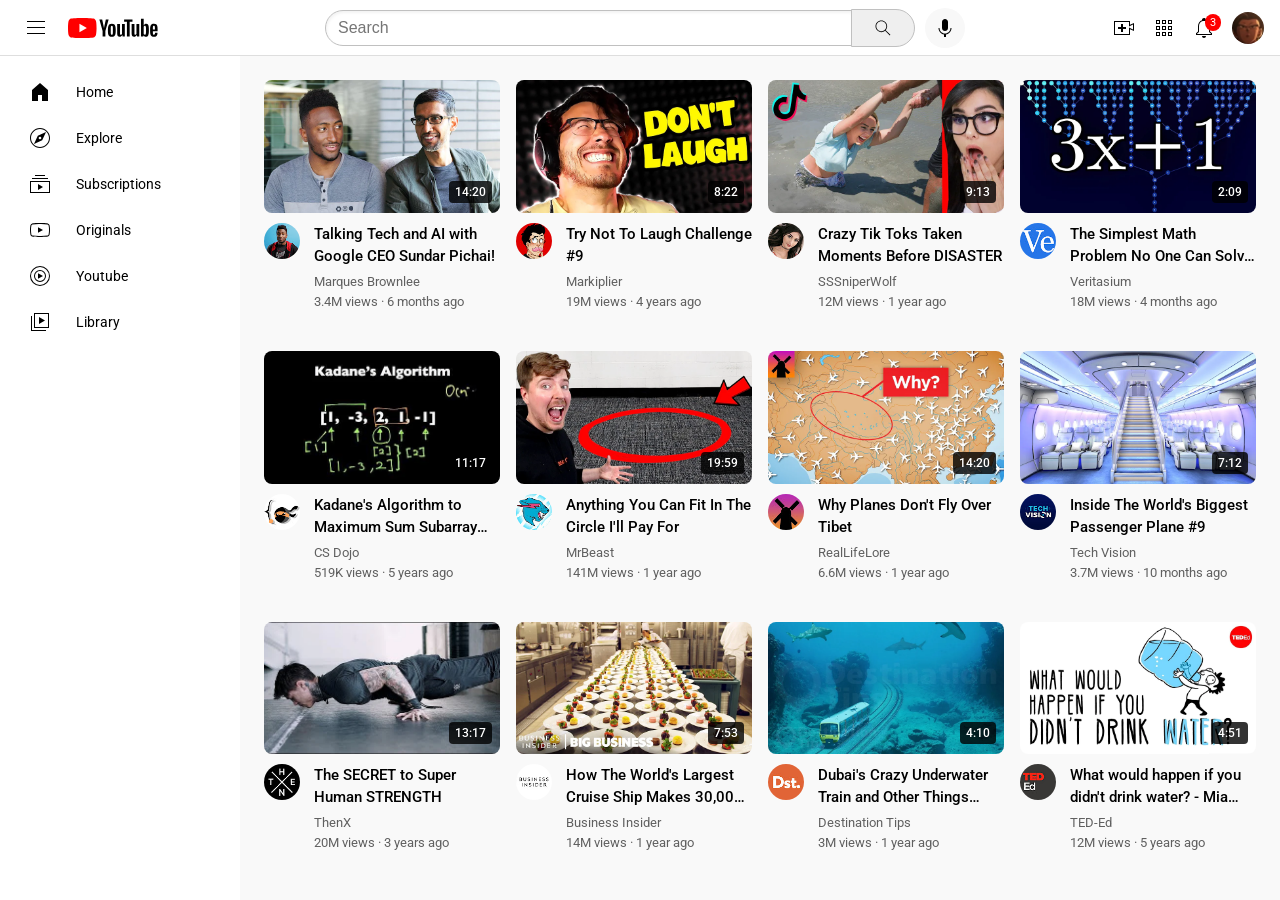
<file: index.html>
<!DOCTYPE html>
<html>
  <head>
    <meta charset="UTF-8">
    <meta name="viewport" content="width=device-width, initial-scale=1.0">
    <title>YouTube.com Clone</title>
    
    <link rel="preconnect" href="https://fonts.googleapis.com">
    <link rel="preconnect" href="https://fonts.gstatic.com" crossorigin>
    <link href="https://fonts.googleapis.com/css2?family=Roboto:wght@400;500;700&display=swap" rel="stylesheet">
    <link rel="stylesheet" href="Styles/general1.css">
    <link rel="stylesheet" href="Styles/header1.css">
    <link rel="stylesheet" href="Styles/video1.css">
    <link rel="stylesheet" href="Styles/sidebar1.css">
  </head>
  <body>

    <header class="header">
    
    <div class="left-section">
      <img class= "hamburger-menu" src="Icons/hamburger-menu.svg">
      <img class="youtube-logo" src="Icons/youtube-logo.svg">
    </div>
    
    <div class="middle-section">
    <input class="search-bar" type="text" placeholder="Search">
    <button class="search-btn">
      <img class="search-icon" src="Icons/search.svg">
      <div class="tooltip">Search</div>
    </button>
    <button class="voice-search-btn">
      <img class="voice-search-icon" src="Icons/voice-search-icon.svg">
      <div class="tooltip">Search with your voice</div>
    </button>
  </div>

    <div class="right-section">
      <div class="upload-icon-container">
        <img class="upload-icon" src="Icons/upload.svg">
        <div class="tooltip">Create</div>
      </div>
      <div class="youtube-icon-container">
      <img class="youtube-apps-icon" src="Icons/youtube-apps.svg">
      <div class="tooltip">YouTube apps</div>  
    </div>
      <div class="notifications-icon-container">
        <img class="notifications-icon" src="Icons/notifications.svg">
        <div class="notifications-count">3</div>
        <div class="tooltip">Notifications</div>   
        </div>
      <img class="current-user-picture" src="channel-pictures/my-channel.jpeg">     
    </div>
  
  </header>

    <nav class="sidebar">
      <div class="sidebar-link">
        <img src="sidebar-icons/home.svg">
        <div>Home</div>
      </div>
      <div class="sidebar-link">
         <img src="sidebar-icons/explore.svg">
         <div>Explore</div>
      </div>
      <div class="sidebar-link">
         <img src="sidebar-icons/subscriptions.svg">
         <div>Subscriptions</div>
      </div>
      <div class="sidebar-link">
         <img src="sidebar-icons/originals.svg">
         <div>Originals</div>
      </div>
      <div class="sidebar-link">
         <img src="sidebar-icons/youtube-music.svg">
         <div>Youtube</div>
      </div>
      <div class="sidebar-link">
         <img src="sidebar-icons/library.svg">
         <div>Library</div>
      </div>
    </nav>
  
  <main>
      <section class="video-grid">
    <div class="video-preview">
      <div class="thumbnail-row">
        <a href="https://www.youtube.com/watch?v=n2RNcPRtAiY" target="_blank" class="video-title-link"><img class="thumbnail" src="Thumbnail/thumbnail-1.webp"></a>
        <div class="video-info-time">14:20</div>
      </div>
    <div class="video-info-grid">
      <div class="channel-picture">
        <div class="pfp-container">
          <a href="https://youtube.com/c/mkbhd" target="_blank"><img class="pfp" src="channel-pictures/channel-1.jpeg"></a>
          <div class="channel-tooltip">
          <img class="channel-tooltip-picture" src="channel-pictures/channel-1.jpeg">
          <div class="info-row">
            <div class="channel-tooltip-name">Marques Brownlee</div>
            <div class="channel-tooltip-stats">15M subscribers</div>
          </div>
          </div>
        </div>
      </div>
      <div class="video-info">
          <p class="video-title">Talking Tech and AI with Google CEO Sundar Pichai!</p>
          <p class="video-author">Marques Brownlee</p>
          <p class="video-stats">3.4M views &#183; 6 months ago</p>
      </div>
    </div>
  </div>

  <div class="video-preview">
    <div class="thumbnail-row">
      <a href="https://www.youtube.com/watch?v=mP0RAo9SKZk" target="_blank" class="video-title-link"><img src="Thumbnail/thumbnail-2.webp" class="thumbnail"></a>
         <div class="video-info-time">8:22</div>
      </div>
    <div class="video-info-grid">
      <div class="channel-picture">
        <div class="pfp-container">
        <a href="https://youtube.com/c/mkbhd" target="_blank"><img src="channel-pictures/channel-2.jpeg" class="pfp"></a>
        <div class="channel-tooltip">
          <img class="channel-tooltip-picture" src="channel-pictures/channel-2.jpeg">
          <div class="info-row">
            <div class="channel-tooltip-name">Markiplier</div>
            <div class="channel-tooltip-stats">30M subscribers</div>
          </div>
          </div>
        </div>
      </div>
      <div class="video-info">
        <p class="video-title">Try Not To Laugh Challenge #9</p>
        <p class="video-author">Markiplier</p>
        <p class="video-stats">19M views &#183; 4 years ago</p>
      </div>
    </div>
  </div>
  
  <div class="video-preview">
    <div class="thumbnail-row">
      <a href="https://www.youtube.com/watch?v=FgjPQQeTh1w" target="_blank" class="video-title-link"><img src="Thumbnail/thumbnail-3.webp" class="thumbnail"></a>
         <div class="video-info-time">9:13</div>
      </div>
    <div class="video-info-grid">
      <div class="channel-picture">
        <div class="pfp-container">
        <a href="https://www.youtube.com/user/SSSniperWolf" target="_blank" class="video-title-link"><img src="channel-pictures/channel-3.jpeg" class="pfp"></a>
        <div class="channel-tooltip">
        <img class="channel-tooltip-picture" src="channel-pictures/channel-3.jpeg"> 
        <div class="info-row">
          <div class="channel-tooltip-name">SSSniperWolf</div>
          <div class="channel-tooltip-stats">31M subscribers</div>
        </div>
        </div>
        </div>
      </div>
      <div class="video-info">
        <p class="video-title">Crazy Tik Toks Taken Moments Before DISASTER</p>
        <p class="video-author">SSSniperWolf</p>
        <p class="video-stats">12M views &#183; 1 year ago</p>
      </div>
    </div>
  </div>
  
  <div class="video-preview">
    <div class="thumbnail-row">
      <a href="https://www.youtube.com/watch?v=094y1Z2wpJg" target="_blank" class="video-title-link"><img src="Thumbnail/thumbnail-4.webp" class="thumbnail"></a>
         <div class="video-info-time">2:09</div>
      </div>
    <div class="video-info-grid">
      <div class="channel-picture">
        <div class="pfp-container">
        <a href="https://www.youtube.com/c/veritasium" target="_blank" class="video-title-link"><img src="channel-pictures/channel-4.jpeg" class="pfp"></a>
        <div class="channel-tooltip">
          <img class="channel-tooltip-picture" src="channel-pictures/channel-4.jpeg">
          <div class="info-row">
            <div class="channel-tooltip-name">veritasium</div>
            <div class="channel-tooltip-stats">11.5M subscribers</div>
          </div>
        </div>
        </div>
      </div>
      <div class="video-info">
        <p class="video-title">The Simplest Math Problem No One Can Solve - Collatz Conjecture</p>
        <p class="video-author">Veritasium</p>
        <p class="video-stats">18M views &#183;  4 months ago</p>
      </div>
    </div>
  </div>
  
  <div class="video-preview">
    <div class="thumbnail-row">
      <a href="https://www.youtube.com/watch?v=86CQq3pKSUw" target="_blank" class="video-title-link"><img src="Thumbnail/thumbnail-5.webp" class="thumbnail"></a>
         <div class="video-info-time">11:17</div>
      </div>
    <div class="video-info-grid">
      <div class="channel-picture">
      <div class="pfp-container">
      <a href="https://www.youtube.com/watch?v=86CQq3pKSUw" target="_blank" class="video-title-link"><img src="channel-pictures/channel-5.jpeg" class="pfp"></a>
      <div class="channel-tooltip">
        <img src="channel-pictures/channel-5.jpeg" class="channel-tooltip-picture">
        <div class="info-row">
          <div class="channel-tooltip-name">CS Dojo</div>
          <div class="channel-tooltip-stats">1.79M subscribers</div>
        </div>
      </div>
      </div>
      </div>
      <div class="video-info">
        <p class="video-title">Kadane's Algorithm to Maximum Sum Subarray Problem</p>
        <p class="video-author">CS Dojo</p>
        <p class="video-stats">519K views &#183; 5 years ago</p>
      </div>
    </div>
  </div>

   <div class="video-preview">
    <div class="thumbnail-row">
      <a href="https://www.youtube.com/watch?v=yXWw0_UfSFg" target="_blank" class="video-title-link"><img src="Thumbnail/thumbnail-6 (1).webp" class="thumbnail"></a>
         <div class="video-info-time">19:59</div>
      </div>
    <div class="video-info-grid">
      <div class="channel-picture">
      <div class="pfp-container">
      <a href="https://www.youtube.com/channel/UCX6OQ3DkcsbYNE6H8uQQuVA" target="_blank" class="video-title-link"><img src="channel-pictures/channel-6.jpeg" class="pfp"></a>
      <div class="channel-tooltip">
        <img src="channel-pictures/channel-6.jpeg" class="channel-tooltip-picture">
        <div class="info-row">
          <div class="channel-tooltip-name">MrBeast</div>
          <div class="channel-tooltip-stats">90.6M subscribers</div>
        </div>
      </div>
      </div>
      </div>
      <div class="video-info">
        <p class="video-title">Anything You Can Fit In The Circle I'll Pay For</p>
        <p class="video-author">MrBeast</p>
        <p class="video-stats">141M views &#183; 1 year ago</p>
      </div>
    </div>
  </div>
  <div class="video-preview">
      <div class="thumbnail-row">
        <a href="https://www.youtube.com/watch?v=n2RNcPRtAiY" target="_blank" class="video-title-link"><img class="thumbnail" src="Thumbnail/thumbnail-7.webp"></a>
        <div class="video-info-time">14:20</div>
      </div>
    <div class="video-info-grid">
      <div class="channel-picture">
        <div class="pfp-container">
          <a href="https://youtube.com/c/mkbhd" target="_blank"><img class="pfp" src="channel-pictures/channel-7.jpeg"></a>
          <div class="channel-tooltip">
          <img class="channel-tooltip-picture" src="channel-pictures/channel-7.jpeg">
          <div class="info-row">
            <div class="channel-tooltip-name">RealLifeLore</div>
            <div class="channel-tooltip-stats">7.93M subscribers</div>
          </div>
          </div>
        </div>
      </div>
      <div class="video-info">
          <p class="video-title">Why Planes Don't Fly Over Tibet</p>
          <p class="video-author">RealLifeLore</p>
          <p class="video-stats">6.6M views &#183; 1 year ago</p>
      </div>
    </div>
  </div>

  <div class="video-preview">
    <div class="thumbnail-row">
      <a href="https://www.youtube.com/watch?v=mP0RAo9SKZk" target="_blank" class="video-title-link"><img src="Thumbnail/thumbnail-8.webp" class="thumbnail"></a>
         <div class="video-info-time">7:12</div>
      </div>
    <div class="video-info-grid">
      <div class="channel-picture">
        <div class="pfp-container">
        <a href="https://youtube.com/c/mkbhd" target="_blank"><img src="channel-pictures/channel-8.jpeg" class="pfp"></a>
        <div class="channel-tooltip">
          <img class="channel-tooltip-picture" src="channel-pictures/channel-8.jpeg">
          <div class="info-row">
            <div class="channel-tooltip-name">Tech Vision</div>
            <div class="channel-tooltip-stats">843K subscribers</div>
          </div>
          </div>
        </div>
      </div>
      <div class="video-info">
        <p class="video-title">Inside The World's Biggest Passenger Plane #9</p>
        <p class="video-author">Tech Vision</p>
        <p class="video-stats">3.7M views &#183; 10 months ago</p>
      </div>
    </div>
  </div>
  
  <div class="video-preview">
    <div class="thumbnail-row">
      <a href="https://www.youtube.com/watch?v=FgjPQQeTh1w" target="_blank" class="video-title-link"><img src="Thumbnail/thumbnail-9.webp" class="thumbnail"></a>
         <div class="video-info-time">13:17</div>
      </div>
    <div class="video-info-grid">
      <div class="channel-picture">
        <div class="pfp-container">
        <a href="https://www.youtube.com/user/SSSniperWolf" target="_blank" class="video-title-link"><img src="channel-pictures/channel-9.jpeg" class="pfp"></a>
        <div class="channel-tooltip">
        <img class="channel-tooltip-picture" src="channel-pictures/channel-9.jpeg"> 
        <div class="info-row">
          <div class="channel-tooltip-name">ThenX</div>
          <div class="channel-tooltip-stats">7.83M subscribers</div>
        </div>
        </div>
        </div>
      </div>
      <div class="video-info">
        <p class="video-title">The SECRET to Super Human STRENGTH</p>
        <p class="video-author">ThenX</p>
        <p class="video-stats">20M views &#183; 3 years ago</p>
      </div>
    </div>
  </div>
  
  <div class="video-preview">
    <div class="thumbnail-row">
      <a href="https://www.youtube.com/watch?v=094y1Z2wpJg" target="_blank" class="video-title-link"><img src="Thumbnail/thumbnail-10.webp" class="thumbnail"></a>
         <div class="video-info-time">7:53</div>
      </div>
    <div class="video-info-grid">
      <div class="channel-picture">
        <div class="pfp-container">
        <a href="https://www.youtube.com/c/veritasium" target="_blank" class="video-title-link"><img src="channel-pictures/channel-10.jpeg" class="pfp"></a>
        <div class="channel-tooltip">
          <img class="channel-tooltip-picture" src="channel-pictures/channel-10.jpeg">
          <div class="info-row">
            <div class="channel-tooltip-name">Business Insider</div>
            <div class="channel-tooltip-stats">10.5M subscribers</div>
          </div>
        </div>
        </div>
      </div>
      <div class="video-info">
        <p class="video-title">How The World's Largest Cruise Ship Makes 30,000 Meals Every Day</p>
        <p class="video-author">Business Insider</p>
        <p class="video-stats">14M views &#183;  1 year ago</p>
      </div>
    </div>
  </div>
  
  <div class="video-preview">
    <div class="thumbnail-row">
      <a href="https://www.youtube.com/watch?v=86CQq3pKSUw" target="_blank" class="video-title-link"><img src="Thumbnail/thumbnail-11.webp" class="thumbnail"></a>
         <div class="video-info-time">4:10</div>
      </div>
    <div class="video-info-grid">
      <div class="channel-picture">
      <div class="pfp-container">
      <a href="https://www.youtube.com/watch?v=86CQq3pKSUw" target="_blank" class="video-title-link"><img src="channel-pictures/channel-11.jpeg" class="pfp"></a>
      <div class="channel-tooltip">
        <img src="channel-pictures/channel-11.jpeg" class="channel-tooltip-picture">
        <div class="info-row">
          <div class="channel-tooltip-name">Destination Tips</div>
          <div class="channel-tooltip-stats">281K subscribers</div>
        </div>
      </div>
      </div>
      </div>
      <div class="video-info">
        <p class="video-title">Dubai's Crazy Underwater Train and Other Things #Only in Dubai</p>
        <p class="video-author">Destination Tips</p>
        <p class="video-stats">3M views &#183; 1 year ago</p>
      </div>
    </div>
  </div>

   <div class="video-preview">
    <div class="thumbnail-row">
      <a href="https://www.youtube.com/watch?v=yXWw0_UfSFg" target="_blank" class="video-title-link"><img src="Thumbnail/thumbnail-12.webp" class="thumbnail"></a>
         <div class="video-info-time">4:51</div>
      </div>
    <div class="video-info-grid">
      <div class="channel-picture">
      <div class="pfp-container">
      <a href="https://www.youtube.com/channel/UCX6OQ3DkcsbYNE6H8uQQuVA" target="_blank" class="video-title-link"><img src="channel-pictures/channel-12.jpeg" class="pfp"></a>
      <div class="channel-tooltip">
        <img src="channel-pictures/channel-12.jpeg" class="channel-tooltip-picture">
        <div class="info-row">
          <div class="channel-tooltip-name">TED-Ed</div>
          <div class="channel-tooltip-stats">22.8M subscribers</div>
        </div>
      </div>
      </div>
      </div>
      <div class="video-info">
        <p class="video-title">What would happen if you didn't drink water? - Mia Nacamulli</p>
        <p class="video-author">TED-Ed</p>
        <p class="video-stats">12M views &#183; 5 years ago</p>
      </div>
    </div>
  </div>
  </section>
  </main>
  </body>
  </html>
</file>
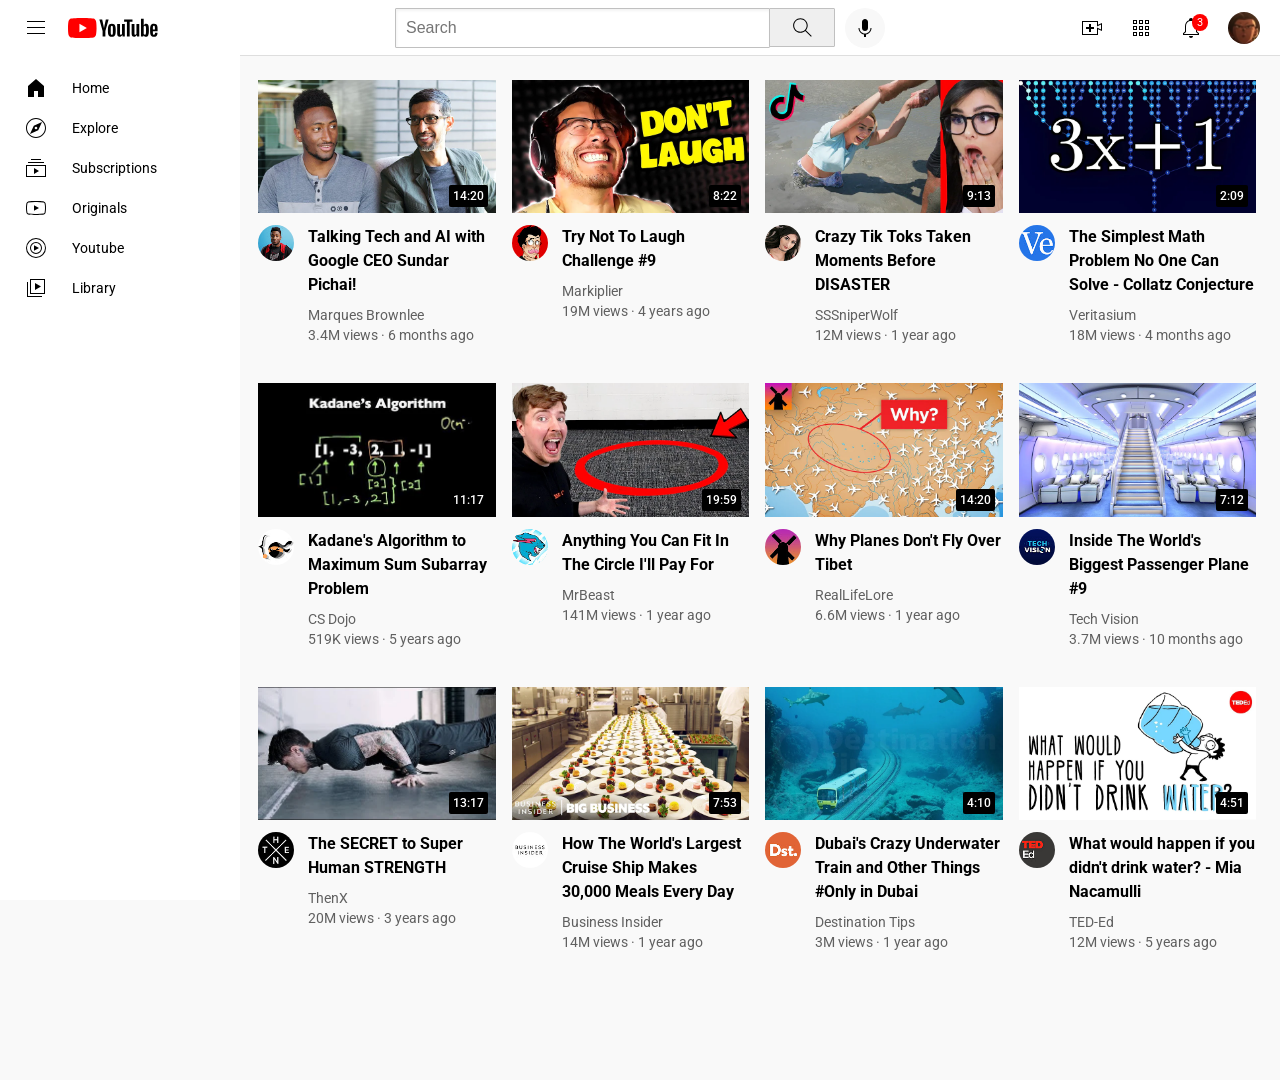
<file: Index.html>
<!DOCTYPE html>
<html>
  <head>
    <title>YouTube.com Clone</title>
    
    <link rel="preconnect" href="https://fonts.googleapis.com">
    <link rel="preconnect" href="https://fonts.gstatic.com" crossorigin>
    <link href="https://fonts.googleapis.com/css2?family=Roboto:ital@0;1&display=swap" rel="stylesheet">
    <link rel="stylesheet" href="Styles/general.css">
    <link rel="stylesheet" href="Styles/header.css">
    <link rel="stylesheet" href="Styles/video.css">
    <link rel="stylesheet" href="Styles/sidebar.css">
  </head>
  <body>

    <header class="header">
    
    <div class="left-section">
      <img class= "hamburger-menu" src="Icons/hamburger-menu.svg">
      <img class="youtube-logo" src="Icons/youtube-logo.svg">
    </div>
    
    <div class="middle-section">
    <input class="search-bar" type="text" placeholder="Search">
    <button class="search-btn">
      <img class="search-icon" src="Icons/search.svg">
      <div class="tooltip">Search</div>
    </button>
    <!-- Put position absulute inside position relative -->
    <button class="voice-search-btn">
      <img class="voice-search-icon" src="Icons/voice-search-icon.svg">
      <div class="tooltip">Search with your voice</div>
    </button>
  </div>

    <div class="right-section">

      <div class="upload-icon-container">
        <img class="upload-icon" src="Icons/upload.svg">
        <div class="tooltip">Create</div>
      </div>
      
      <div class="youtube-icon-container">
      <img class="youtube-apps-icon" src="Icons/youtube-apps.svg">
      <div class="tooltip">YouTube apps</div>  
    </div>
     
      <div class="notifications-icon-container">
      
        <img class="notifications-icon" src="Icons/notifications.svg">
        <div class="notifications-count">3</div>
        <div class="tooltip">Notifications</div>   
        </div>
      <img class="current-user-picture" src="channel-pictures/my-channel.jpeg">     
    </div>
  
  </header>

    <nav class="sidebar">
      <div class="sidebar-link">
        <img src="sidebar-icons/home.svg">
        <div>Home</div>
      </div>
      <div class="sidebar-link">
         <img src="sidebar-icons/explore.svg">
         <div>Explore</div>
      </div>
      <div class="sidebar-link">
         <img src="sidebar-icons/subscriptions.svg">
         <div>Subscriptions</div>
      </div>
      <div class="sidebar-link">
         <img src="sidebar-icons/originals.svg">
         <div>Originals</div>
      </div>
      <div class="sidebar-link">
         <img src="sidebar-icons/youtube-music.svg">
         <div>Youtube</div>
      </div>
      <div class="sidebar-link">
         <img src="sidebar-icons/library.svg">
         <div>Library</div>
      </div>
      
    </nav>
  
  <main>
      <section class="video-grid">
    <div class="video-preview">
      
      <div class="thumbnail-row">
        <a href="https://www.youtube.com/watch?v=n2RNcPRtAiY" target="_blank" class="video-title-link"><img class="thumbnail" src="Thumbnail/thumbnail-1.webp"></a>
        <div class="video-info-time">
          14:20
        </div>
      </div>
    
    
    
    <div class="video-info-grid">
        
      <div class="channel-picture">
        <div class="pfp-container">
          <a href="https://youtube.com/c/mkbhd" target="_blank">
          <img class="pfp" src="channel-pictures/channel-1.jpeg">
          </a>
          <div class="channel-tooltip">
          <img class="channel-tooltip-picture" src="channel-pictures/channel-1.jpeg">
          
          <div class="info-row">
            <div class="channel-tooltip-name">Marques Brownlee</div>
            <div class="channel-tooltip-stats">15M subscribers</div>
          </div>

          </div>
        </div>
      </div>

      <div class="video-info">
          <p class="video-title">Talking Tech and AI with Google CEO Sundar Pichai!</p>
          <p class="video-author">Marques Brownlee</p>
          <p class="video-stats">3.4M views &#183; 6 months ago</p>
      </div>
      
    </div>
  </div>

  <div class="video-preview">
    
    <div class="thumbnail-row">
      <a href="https://www.youtube.com/watch?v=mP0RAo9SKZk" target="_blank" class="video-title-link"><img src="Thumbnail/thumbnail-2.webp" class="thumbnail"></a>
         <div class="video-info-time">
          8:22
        </div>
      </div>

    <div class="video-info-grid">
      
      <div class="channel-picture">
        <div class="pfp-container">
        <a href="https://youtube.com/c/mkbhd" target="_blank">  
        <img src="channel-pictures/channel-2.jpeg" class="pfp">
        </a>
        <div class="channel-tooltip">
          <img class="channel-tooltip-picture" src="channel-pictures/channel-2.jpeg">
          
          <div class="info-row">
            <div class="channel-tooltip-name">Markiplier</div>
            <div class="channel-tooltip-stats">30M subscribers</div>
          </div>

          </div>
        </div>
      </div>

      <div class="video-info">
        <p class="video-title">Try Not To Laugh Challenge #9</p>
        <p class="video-author">Markiplier</p>
        <p class="video-stats">19M views &#183; 4 years ago</p>
      </div>

    </div>

  </div>
  
  <div class="video-preview">
    
    <div class="thumbnail-row">
      <a href="https://www.youtube.com/watch?v=FgjPQQeTh1w" target="_blank" class="video-title-link"><img src="Thumbnail/thumbnail-3.webp" class="thumbnail"></a>
         <div class="video-info-time">
          9:13
        </div>
      </div>

    <div class="video-info-grid">
      
      <div class="channel-picture">
        <div class="pfp-container">
        <a href="https://www.youtube.com/user/SSSniperWolf" target="_blank" class="video-title-link">
        <img src="channel-pictures/channel-3.jpeg" class="pfp">
        </a>
        <div class="channel-tooltip">
        <img class="channel-tooltip-picture" src="channel-pictures/channel-3.jpeg"> 
        
        <div class="info-row">
          <div class="channel-tooltip-name">
            SSSniperWolf
          </div>
          <div class="channel-tooltip-stats">
            31M subscribers
          </div>
        </div>

        </div>
        </div>
      </div>

      <div class="video-info">
        <p class="video-title">Crazy Tik Toks Taken Moments Before DISASTER</p>
        <p class="video-author">SSSniperWolf</p>
        <p class="video-stats">12M views &#183; 1 year ago</p>
      </div>

    </div>
    

  </div>
  
  <div class="video-preview">
    
    <div class="thumbnail-row">
      <a href="https://www.youtube.com/watch?v=094y1Z2wpJg" target="_blank" class="video-title-link"><img src="Thumbnail/thumbnail-4.webp" class="thumbnail"></a>
         <div class="video-info-time">
          2:09
        </div>
      </div>

    <div class="video-info-grid">
      
      <div class="channel-picture">
        <div class="pfp-container">
        <a href="https://www.youtube.com/c/veritasium" target="_blank" class="video-title-link">
        <img src="channel-pictures/channel-4.jpeg" class="pfp">
        </a>
        <div class="channel-tooltip">
          <img class="channel-tooltip-picture" src="channel-pictures/channel-4.jpeg">
          
          <div class="info-row">
            <div class="channel-tooltip-name">
              veritasium
            </div>

            <div class="channel-tooltip-stats">
              11.5M subscribers
            </div>

          </div>

        </div>
        </div>
      </div>

      <div class="video-info">
        <p class="video-title">The Simplest Math Problem No One Can Solve - Collatz Conjecture</p>
        <p class="video-author">Veritasium</p>
        <p class="video-stats">18M views &#183;  4 months ago</p>
      </div>

    </div>

  </div>
  
  <div class="video-preview">
    
    <div class="thumbnail-row">
      <a href="https://www.youtube.com/watch?v=86CQq3pKSUw" target="_blank" class="video-title-link"><img src="Thumbnail/thumbnail-5.webp" class="thumbnail"></a>
         <div class="video-info-time">
          11:17
        </div>
      </div>

    <div class="video-info-grid">
      
      <div class="channel-picture">
      <div class="pfp-container">
      <a href="https://www.youtube.com/watch?v=86CQq3pKSUw" target="_blank" class="video-title-link">
      <img src="channel-pictures/channel-5.jpeg" class="pfp">
      </a>
      <div class="channel-tooltip">
        <img src="channel-pictures/channel-5.jpeg" class="channel-tooltip-picture">
        
        <div class="info-row">
          <div class="channel-tooltip-name">
          CS Dojo
          </div>
          <div class="channel-tooltip-stats">
          1.79M subscribers
          </div>
    
        </div>
      </div>
      </div>
      </div>

      <div class="video-info">
        <p class="video-title">Kadane's Algorithm to Maximum Sum Subarray Problem</p>
        <p class="video-author">CS Dojo</p>
        <p class="video-stats">519K views &#183; 5 years ago</p>
      </div>

    </div>

  </div>

   <div class="video-preview">
    
    <div class="thumbnail-row">
      <a href="https://www.youtube.com/watch?v=yXWw0_UfSFg" target="_blank" class="video-title-link"><img src="Thumbnail/thumbnail-6 (1).webp" class="thumbnail"></a>
         <div class="video-info-time">
          19:59
        </div>
      </div>

    <div class="video-info-grid">
      
      <div class="channel-picture">
      <div class="pfp-container">
      <a href="https://www.youtube.com/channel/UCX6OQ3DkcsbYNE6H8uQQuVA" target="_blank" class="video-title-link">
      <img src="channel-pictures/channel-6.jpeg" class="pfp">
      </a>
      <div class="channel-tooltip">
        <img src="channel-pictures/channel-6.jpeg" class="channel-tooltip-picture">
        
        <div class="info-row">
          <div class="channel-tooltip-name">
          MrBeast
          </div>
          <div class="channel-tooltip-stats">
          90.6M subscribers
          </div>
    
        </div>
      </div>
      </div>
      </div>

      <div class="video-info">
        <p class="video-title">Anything You Can Fit In The Circle I'll Pay For</p>
        <p class="video-author">MrBeast</p>
        <p class="video-stats">141M views &#183; 1 year ago</p>
      </div>

    </div>
  </div>
  <div class="video-preview">
      
      <div class="thumbnail-row">
        <a href="https://www.youtube.com/watch?v=n2RNcPRtAiY" target="_blank" class="video-title-link"><img class="thumbnail" src="Thumbnail/thumbnail-7.webp"></a>
        <div class="video-info-time">
          14:20
        </div>
      </div>
    
    
    
    <div class="video-info-grid">
        
      <div class="channel-picture">
        <div class="pfp-container">
          <a href="https://youtube.com/c/mkbhd" target="_blank">
          <img class="pfp" src="channel-pictures/channel-7.jpeg">
          </a>
          <div class="channel-tooltip">
          <img class="channel-tooltip-picture" src="channel-pictures/channel-7.jpeg">
          
          <div class="info-row">
            <div class="channel-tooltip-name">RealLifeLore</div>
            <div class="channel-tooltip-stats">7.93M subscribers</div>
          </div>

          </div>
        </div>
      </div>

      <div class="video-info">
          <p class="video-title">Why Planes Don't Fly Over Tibet</p>
          <p class="video-author">RealLifeLore</p>
          <p class="video-stats">6.6M views &#183; 1 year ago</p>
      </div>
      
    </div>
  </div>

  <div class="video-preview">
    
    <div class="thumbnail-row">
      <a href="https://www.youtube.com/watch?v=mP0RAo9SKZk" target="_blank" class="video-title-link"><img src="Thumbnail/thumbnail-8.webp" class="thumbnail"></a>
         <div class="video-info-time">
          7:12
        </div>
      </div>

    <div class="video-info-grid">
      
      <div class="channel-picture">
        <div class="pfp-container">
        <a href="https://youtube.com/c/mkbhd" target="_blank">  
        <img src="channel-pictures/channel-8.jpeg" class="pfp">
        </a>
        <div class="channel-tooltip">
          <img class="channel-tooltip-picture" src="channel-pictures/channel-8.jpeg">
          
          <div class="info-row">
            <div class="channel-tooltip-name">Tech Vision</div>
            <div class="channel-tooltip-stats">843K subscribers</div>
          </div>

          </div>
        </div>
      </div>

      <div class="video-info">
        <p class="video-title">Inside The World's Biggest Passenger Plane #9</p>
        <p class="video-author">Tech Vision</p>
        <p class="video-stats">3.7M views &#183; 10 months ago</p>
      </div>

    </div>

  </div>
  
  <div class="video-preview">
    
    <div class="thumbnail-row">
      <a href="https://www.youtube.com/watch?v=FgjPQQeTh1w" target="_blank" class="video-title-link"><img src="Thumbnail/thumbnail-9.webp" class="thumbnail"></a>
         <div class="video-info-time">
          13:17
        </div>
      </div>

    <div class="video-info-grid">
      
      <div class="channel-picture">
        <div class="pfp-container">
        <a href="https://www.youtube.com/user/SSSniperWolf" target="_blank" class="video-title-link">
        <img src="channel-pictures/channel-9.jpeg" class="pfp">
        </a>
        <div class="channel-tooltip">
        <img class="channel-tooltip-picture" src="channel-pictures/channel-9.jpeg"> 
        
        <div class="info-row">
          <div class="channel-tooltip-name">
            ThenX
          </div>
          <div class="channel-tooltip-stats">
            7.83M subscribers
          </div>
        </div>

        </div>
        </div>
      </div>

      <div class="video-info">
        <p class="video-title">The SECRET to Super Human STRENGTH</p>
        <p class="video-author">ThenX</p>
        <p class="video-stats">20M views &#183; 3 years ago</p>
      </div>

    </div>
    

  </div>
  
  <div class="video-preview">
    
    <div class="thumbnail-row">
      <a href="https://www.youtube.com/watch?v=094y1Z2wpJg" target="_blank" class="video-title-link"><img src="Thumbnail/thumbnail-10.webp" class="thumbnail"></a>
         <div class="video-info-time">
          7:53
        </div>
      </div>

    <div class="video-info-grid">
      
      <div class="channel-picture">
        <div class="pfp-container">
        <a href="https://www.youtube.com/c/veritasium" target="_blank" class="video-title-link">
        <img src="channel-pictures/channel-10.jpeg" class="pfp">
        </a>
        <div class="channel-tooltip">
          <img class="channel-tooltip-picture" src="channel-pictures/channel-10.jpeg">
          
          <div class="info-row">
            <div class="channel-tooltip-name">
              Business Insider
            </div>

            <div class="channel-tooltip-stats">
              10.5M subscribers
            </div>

          </div>

        </div>
        </div>
      </div>

      <div class="video-info">
        <p class="video-title">How The World's Largest Cruise Ship Makes 30,000 Meals Every Day</p>
        <p class="video-author">Business Insider</p>
        <p class="video-stats">14M views &#183;  1 year ago</p>
      </div>

    </div>

  </div>
  
  <div class="video-preview">
    
    <div class="thumbnail-row">
      <a href="https://www.youtube.com/watch?v=86CQq3pKSUw" target="_blank" class="video-title-link"><img src="Thumbnail/thumbnail-11.webp" class="thumbnail"></a>
         <div class="video-info-time">
          4:10
        </div>
      </div>

    <div class="video-info-grid">
      
      <div class="channel-picture">
      <div class="pfp-container">
      <a href="https://www.youtube.com/watch?v=86CQq3pKSUw" target="_blank" class="video-title-link">
      <img src="channel-pictures/channel-11.jpeg" class="pfp">
      </a>
      <div class="channel-tooltip">
        <img src="channel-pictures/channel-11.jpeg" class="channel-tooltip-picture">
        
        <div class="info-row">
          <div class="channel-tooltip-name">
          Destination Tips
          </div>
          <div class="channel-tooltip-stats">
          281K subscribers
          </div>
    
        </div>
      </div>
      </div>
      </div>

      <div class="video-info">
        <p class="video-title">Dubai's Crazy Underwater Train and Other Things #Only in Dubai</p>
        <p class="video-author">Destination Tips</p>
        <p class="video-stats">3M views &#183; 1 year ago</p>
      </div>

    </div>

  </div>

   <div class="video-preview">
    
    <div class="thumbnail-row">
      <a href="https://www.youtube.com/watch?v=yXWw0_UfSFg" target="_blank" class="video-title-link"><img src="Thumbnail/thumbnail-12.webp" class="thumbnail"></a>
         <div class="video-info-time">
          4:51
        </div>
      </div>

    <div class="video-info-grid">
      
      <div class="channel-picture">
      <div class="pfp-container">
      <a href="https://www.youtube.com/channel/UCX6OQ3DkcsbYNE6H8uQQuVA" target="_blank" class="video-title-link">
      <img src="channel-pictures/channel-12.jpeg" class="pfp">
      </a>
      <div class="channel-tooltip">
        <img src="channel-pictures/channel-12.jpeg" class="channel-tooltip-picture">
        
        <div class="info-row">
          <div class="channel-tooltip-name">
          TED-Ed
          </div>
          <div class="channel-tooltip-stats">
          22.8M subscribers
          </div>
    
        </div>
      </div>
      </div>
      </div>

      <div class="video-info">
        <p class="video-title">What would happen if you didn't drink water? - Mia Nacamulli</p>
        <p class="video-author">TED-Ed</p>
        <p class="video-stats">12M views &#183; 5 years ago</p>
      </div>

    </div>

  </div>
  </section>
  </main>
    

    

  </body>
  </html>
</file>
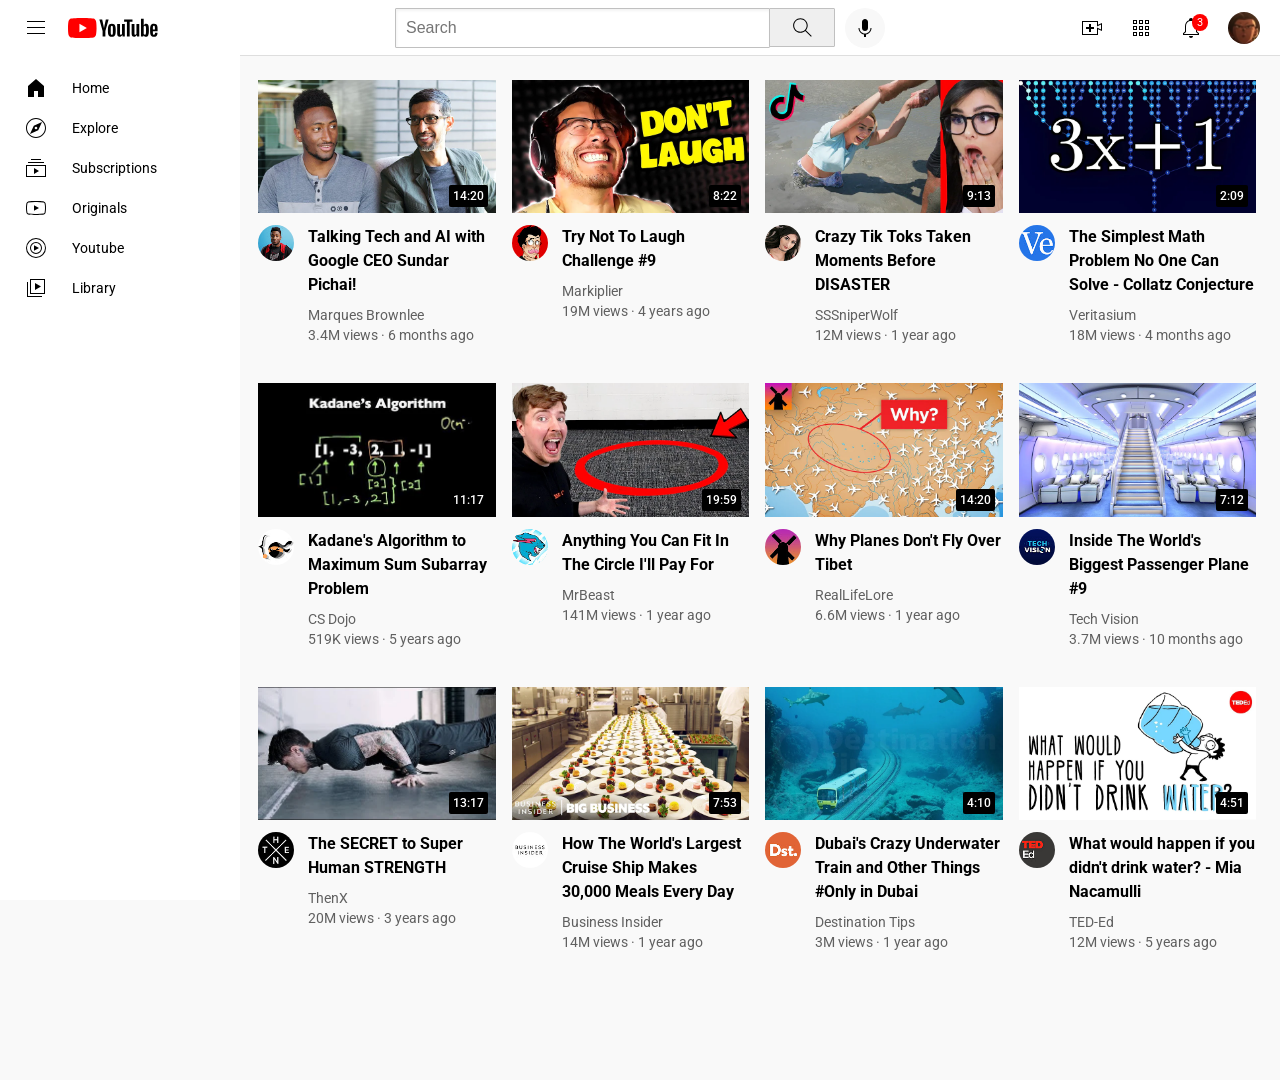
<file: Index1.html>
<!DOCTYPE html>
<html>
  <head>
    <meta charset="UTF-8">
    <meta name="viewport" content="width=device-width, initial-scale=1.0">
    <title>YouTube.com Clone</title>
    
    <link rel="preconnect" href="https://fonts.googleapis.com">
    <link rel="preconnect" href="https://fonts.gstatic.com" crossorigin>
    <link href="https://fonts.googleapis.com/css2?family=Roboto:wght@400;500;700&display=swap" rel="stylesheet">
    <link rel="stylesheet" href="Styles/general.css">
    <link rel="stylesheet" href="Styles/header.css">
    <link rel="stylesheet" href="Styles/video.css">
    <link rel="stylesheet" href="Styles/sidebar.css">
  </head>
  <body>

    <header class="header">
    
    <div class="left-section">
      <img class= "hamburger-menu" src="Icons/hamburger-menu.svg">
      <img class="youtube-logo" src="Icons/youtube-logo.svg">
    </div>
    
    <div class="middle-section">
    <input class="search-bar" type="text" placeholder="Search">
    <button class="search-btn">
      <img class="search-icon" src="Icons/search.svg">
      <div class="tooltip">Search</div>
    </button>
    <button class="voice-search-btn">
      <img class="voice-search-icon" src="Icons/voice-search-icon.svg">
      <div class="tooltip">Search with your voice</div>
    </button>
  </div>

    <div class="right-section">
      <div class="upload-icon-container">
        <img class="upload-icon" src="Icons/upload.svg">
        <div class="tooltip">Create</div>
      </div>
      <div class="youtube-icon-container">
      <img class="youtube-apps-icon" src="Icons/youtube-apps.svg">
      <div class="tooltip">YouTube apps</div>  
    </div>
      <div class="notifications-icon-container">
        <img class="notifications-icon" src="Icons/notifications.svg">
        <div class="notifications-count">3</div>
        <div class="tooltip">Notifications</div>   
        </div>
      <img class="current-user-picture" src="channel-pictures/my-channel.jpeg">     
    </div>
  
  </header>

    <nav class="sidebar">
      <div class="sidebar-link">
        <img src="sidebar-icons/home.svg">
        <div>Home</div>
      </div>
      <div class="sidebar-link">
         <img src="sidebar-icons/explore.svg">
         <div>Explore</div>
      </div>
      <div class="sidebar-link">
         <img src="sidebar-icons/subscriptions.svg">
         <div>Subscriptions</div>
      </div>
      <div class="sidebar-link">
         <img src="sidebar-icons/originals.svg">
         <div>Originals</div>
      </div>
      <div class="sidebar-link">
         <img src="sidebar-icons/youtube-music.svg">
         <div>Youtube</div>
      </div>
      <div class="sidebar-link">
         <img src="sidebar-icons/library.svg">
         <div>Library</div>
      </div>
    </nav>
  
  <main>
      <section class="video-grid">
    <div class="video-preview">
      <div class="thumbnail-row">
        <a href="https://www.youtube.com/watch?v=n2RNcPRtAiY" target="_blank" class="video-title-link"><img class="thumbnail" src="Thumbnail/thumbnail-1.webp"></a>
        <div class="video-info-time">14:20</div>
      </div>
    <div class="video-info-grid">
      <div class="channel-picture">
        <div class="pfp-container">
          <a href="https://youtube.com/c/mkbhd" target="_blank"><img class="pfp" src="channel-pictures/channel-1.jpeg"></a>
          <div class="channel-tooltip">
          <img class="channel-tooltip-picture" src="channel-pictures/channel-1.jpeg">
          <div class="info-row">
            <div class="channel-tooltip-name">Marques Brownlee</div>
            <div class="channel-tooltip-stats">15M subscribers</div>
          </div>
          </div>
        </div>
      </div>
      <div class="video-info">
          <p class="video-title">Talking Tech and AI with Google CEO Sundar Pichai!</p>
          <p class="video-author">Marques Brownlee</p>
          <p class="video-stats">3.4M views &#183; 6 months ago</p>
      </div>
    </div>
  </div>

  <div class="video-preview">
    <div class="thumbnail-row">
      <a href="https://www.youtube.com/watch?v=mP0RAo9SKZk" target="_blank" class="video-title-link"><img src="Thumbnail/thumbnail-2.webp" class="thumbnail"></a>
         <div class="video-info-time">8:22</div>
      </div>
    <div class="video-info-grid">
      <div class="channel-picture">
        <div class="pfp-container">
        <a href="https://youtube.com/c/mkbhd" target="_blank"><img src="channel-pictures/channel-2.jpeg" class="pfp"></a>
        <div class="channel-tooltip">
          <img class="channel-tooltip-picture" src="channel-pictures/channel-2.jpeg">
          <div class="info-row">
            <div class="channel-tooltip-name">Markiplier</div>
            <div class="channel-tooltip-stats">30M subscribers</div>
          </div>
          </div>
        </div>
      </div>
      <div class="video-info">
        <p class="video-title">Try Not To Laugh Challenge #9</p>
        <p class="video-author">Markiplier</p>
        <p class="video-stats">19M views &#183; 4 years ago</p>
      </div>
    </div>
  </div>
  
  <div class="video-preview">
    <div class="thumbnail-row">
      <a href="https://www.youtube.com/watch?v=FgjPQQeTh1w" target="_blank" class="video-title-link"><img src="Thumbnail/thumbnail-3.webp" class="thumbnail"></a>
         <div class="video-info-time">9:13</div>
      </div>
    <div class="video-info-grid">
      <div class="channel-picture">
        <div class="pfp-container">
        <a href="https://www.youtube.com/user/SSSniperWolf" target="_blank" class="video-title-link"><img src="channel-pictures/channel-3.jpeg" class="pfp"></a>
        <div class="channel-tooltip">
        <img class="channel-tooltip-picture" src="channel-pictures/channel-3.jpeg"> 
        <div class="info-row">
          <div class="channel-tooltip-name">SSSniperWolf</div>
          <div class="channel-tooltip-stats">31M subscribers</div>
        </div>
        </div>
        </div>
      </div>
      <div class="video-info">
        <p class="video-title">Crazy Tik Toks Taken Moments Before DISASTER</p>
        <p class="video-author">SSSniperWolf</p>
        <p class="video-stats">12M views &#183; 1 year ago</p>
      </div>
    </div>
  </div>
  
  <div class="video-preview">
    <div class="thumbnail-row">
      <a href="https://www.youtube.com/watch?v=094y1Z2wpJg" target="_blank" class="video-title-link"><img src="Thumbnail/thumbnail-4.webp" class="thumbnail"></a>
         <div class="video-info-time">2:09</div>
      </div>
    <div class="video-info-grid">
      <div class="channel-picture">
        <div class="pfp-container">
        <a href="https://www.youtube.com/c/veritasium" target="_blank" class="video-title-link"><img src="channel-pictures/channel-4.jpeg" class="pfp"></a>
        <div class="channel-tooltip">
          <img class="channel-tooltip-picture" src="channel-pictures/channel-4.jpeg">
          <div class="info-row">
            <div class="channel-tooltip-name">veritasium</div>
            <div class="channel-tooltip-stats">11.5M subscribers</div>
          </div>
        </div>
        </div>
      </div>
      <div class="video-info">
        <p class="video-title">The Simplest Math Problem No One Can Solve - Collatz Conjecture</p>
        <p class="video-author">Veritasium</p>
        <p class="video-stats">18M views &#183;  4 months ago</p>
      </div>
    </div>
  </div>
  
  <div class="video-preview">
    <div class="thumbnail-row">
      <a href="https://www.youtube.com/watch?v=86CQq3pKSUw" target="_blank" class="video-title-link"><img src="Thumbnail/thumbnail-5.webp" class="thumbnail"></a>
         <div class="video-info-time">11:17</div>
      </div>
    <div class="video-info-grid">
      <div class="channel-picture">
      <div class="pfp-container">
      <a href="https://www.youtube.com/watch?v=86CQq3pKSUw" target="_blank" class="video-title-link"><img src="channel-pictures/channel-5.jpeg" class="pfp"></a>
      <div class="channel-tooltip">
        <img src="channel-pictures/channel-5.jpeg" class="channel-tooltip-picture">
        <div class="info-row">
          <div class="channel-tooltip-name">CS Dojo</div>
          <div class="channel-tooltip-stats">1.79M subscribers</div>
        </div>
      </div>
      </div>
      </div>
      <div class="video-info">
        <p class="video-title">Kadane's Algorithm to Maximum Sum Subarray Problem</p>
        <p class="video-author">CS Dojo</p>
        <p class="video-stats">519K views &#183; 5 years ago</p>
      </div>
    </div>
  </div>

   <div class="video-preview">
    <div class="thumbnail-row">
      <a href="https://www.youtube.com/watch?v=yXWw0_UfSFg" target="_blank" class="video-title-link"><img src="Thumbnail/thumbnail-6 (1).webp" class="thumbnail"></a>
         <div class="video-info-time">19:59</div>
      </div>
    <div class="video-info-grid">
      <div class="channel-picture">
      <div class="pfp-container">
      <a href="https://www.youtube.com/channel/UCX6OQ3DkcsbYNE6H8uQQuVA" target="_blank" class="video-title-link"><img src="channel-pictures/channel-6.jpeg" class="pfp"></a>
      <div class="channel-tooltip">
        <img src="channel-pictures/channel-6.jpeg" class="channel-tooltip-picture">
        <div class="info-row">
          <div class="channel-tooltip-name">MrBeast</div>
          <div class="channel-tooltip-stats">90.6M subscribers</div>
        </div>
      </div>
      </div>
      </div>
      <div class="video-info">
        <p class="video-title">Anything You Can Fit In The Circle I'll Pay For</p>
        <p class="video-author">MrBeast</p>
        <p class="video-stats">141M views &#183; 1 year ago</p>
      </div>
    </div>
  </div>
  <div class="video-preview">
      <div class="thumbnail-row">
        <a href="https://www.youtube.com/watch?v=n2RNcPRtAiY" target="_blank" class="video-title-link"><img class="thumbnail" src="Thumbnail/thumbnail-7.webp"></a>
        <div class="video-info-time">14:20</div>
      </div>
    <div class="video-info-grid">
      <div class="channel-picture">
        <div class="pfp-container">
          <a href="https://youtube.com/c/mkbhd" target="_blank"><img class="pfp" src="channel-pictures/channel-7.jpeg"></a>
          <div class="channel-tooltip">
          <img class="channel-tooltip-picture" src="channel-pictures/channel-7.jpeg">
          <div class="info-row">
            <div class="channel-tooltip-name">RealLifeLore</div>
            <div class="channel-tooltip-stats">7.93M subscribers</div>
          </div>
          </div>
        </div>
      </div>
      <div class="video-info">
          <p class="video-title">Why Planes Don't Fly Over Tibet</p>
          <p class="video-author">RealLifeLore</p>
          <p class="video-stats">6.6M views &#183; 1 year ago</p>
      </div>
    </div>
  </div>

  <div class="video-preview">
    <div class="thumbnail-row">
      <a href="https://www.youtube.com/watch?v=mP0RAo9SKZk" target="_blank" class="video-title-link"><img src="Thumbnail/thumbnail-8.webp" class="thumbnail"></a>
         <div class="video-info-time">7:12</div>
      </div>
    <div class="video-info-grid">
      <div class="channel-picture">
        <div class="pfp-container">
        <a href="https://youtube.com/c/mkbhd" target="_blank"><img src="channel-pictures/channel-8.jpeg" class="pfp"></a>
        <div class="channel-tooltip">
          <img class="channel-tooltip-picture" src="channel-pictures/channel-8.jpeg">
          <div class="info-row">
            <div class="channel-tooltip-name">Tech Vision</div>
            <div class="channel-tooltip-stats">843K subscribers</div>
          </div>
          </div>
        </div>
      </div>
      <div class="video-info">
        <p class="video-title">Inside The World's Biggest Passenger Plane #9</p>
        <p class="video-author">Tech Vision</p>
        <p class="video-stats">3.7M views &#183; 10 months ago</p>
      </div>
    </div>
  </div>
  
  <div class="video-preview">
    <div class="thumbnail-row">
      <a href="https://www.youtube.com/watch?v=FgjPQQeTh1w" target="_blank" class="video-title-link"><img src="Thumbnail/thumbnail-9.webp" class="thumbnail"></a>
         <div class="video-info-time">13:17</div>
      </div>
    <div class="video-info-grid">
      <div class="channel-picture">
        <div class="pfp-container">
        <a href="https://www.youtube.com/user/SSSniperWolf" target="_blank" class="video-title-link"><img src="channel-pictures/channel-9.jpeg" class="pfp"></a>
        <div class="channel-tooltip">
        <img class="channel-tooltip-picture" src="channel-pictures/channel-9.jpeg"> 
        <div class="info-row">
          <div class="channel-tooltip-name">ThenX</div>
          <div class="channel-tooltip-stats">7.83M subscribers</div>
        </div>
        </div>
        </div>
      </div>
      <div class="video-info">
        <p class="video-title">The SECRET to Super Human STRENGTH</p>
        <p class="video-author">ThenX</p>
        <p class="video-stats">20M views &#183; 3 years ago</p>
      </div>
    </div>
  </div>
  
  <div class="video-preview">
    <div class="thumbnail-row">
      <a href="https://www.youtube.com/watch?v=094y1Z2wpJg" target="_blank" class="video-title-link"><img src="Thumbnail/thumbnail-10.webp" class="thumbnail"></a>
         <div class="video-info-time">7:53</div>
      </div>
    <div class="video-info-grid">
      <div class="channel-picture">
        <div class="pfp-container">
        <a href="https://www.youtube.com/c/veritasium" target="_blank" class="video-title-link"><img src="channel-pictures/channel-10.jpeg" class="pfp"></a>
        <div class="channel-tooltip">
          <img class="channel-tooltip-picture" src="channel-pictures/channel-10.jpeg">
          <div class="info-row">
            <div class="channel-tooltip-name">Business Insider</div>
            <div class="channel-tooltip-stats">10.5M subscribers</div>
          </div>
        </div>
        </div>
      </div>
      <div class="video-info">
        <p class="video-title">How The World's Largest Cruise Ship Makes 30,000 Meals Every Day</p>
        <p class="video-author">Business Insider</p>
        <p class="video-stats">14M views &#183;  1 year ago</p>
      </div>
    </div>
  </div>
  
  <div class="video-preview">
    <div class="thumbnail-row">
      <a href="https://www.youtube.com/watch?v=86CQq3pKSUw" target="_blank" class="video-title-link"><img src="Thumbnail/thumbnail-11.webp" class="thumbnail"></a>
         <div class="video-info-time">4:10</div>
      </div>
    <div class="video-info-grid">
      <div class="channel-picture">
      <div class="pfp-container">
      <a href="https://www.youtube.com/watch?v=86CQq3pKSUw" target="_blank" class="video-title-link"><img src="channel-pictures/channel-11.jpeg" class="pfp"></a>
      <div class="channel-tooltip">
        <img src="channel-pictures/channel-11.jpeg" class="channel-tooltip-picture">
        <div class="info-row">
          <div class="channel-tooltip-name">Destination Tips</div>
          <div class="channel-tooltip-stats">281K subscribers</div>
        </div>
      </div>
      </div>
      </div>
      <div class="video-info">
        <p class="video-title">Dubai's Crazy Underwater Train and Other Things #Only in Dubai</p>
        <p class="video-author">Destination Tips</p>
        <p class="video-stats">3M views &#183; 1 year ago</p>
      </div>
    </div>
  </div>

   <div class="video-preview">
    <div class="thumbnail-row">
      <a href="https://www.youtube.com/watch?v=yXWw0_UfSFg" target="_blank" class="video-title-link"><img src="Thumbnail/thumbnail-12.webp" class="thumbnail"></a>
         <div class="video-info-time">4:51</div>
      </div>
    <div class="video-info-grid">
      <div class="channel-picture">
      <div class="pfp-container">
      <a href="https://www.youtube.com/channel/UCX6OQ3DkcsbYNE6H8uQQuVA" target="_blank" class="video-title-link"><img src="channel-pictures/channel-12.jpeg" class="pfp"></a>
      <div class="channel-tooltip">
        <img src="channel-pictures/channel-12.jpeg" class="channel-tooltip-picture">
        <div class="info-row">
          <div class="channel-tooltip-name">TED-Ed</div>
          <div class="channel-tooltip-stats">22.8M subscribers</div>
        </div>
      </div>
      </div>
      </div>
      <div class="video-info">
        <p class="video-title">What would happen if you didn't drink water? - Mia Nacamulli</p>
        <p class="video-author">TED-Ed</p>
        <p class="video-stats">12M views &#183; 5 years ago</p>
      </div>
    </div>
  </div>
  </section>
  </main>
  </body>
  </html>
</file>
<file: Styles/general1.css>
* {
  box-sizing: border-box;
}
p {
  margin-top: 0;
  margin-bottom: 0;
}
body {
  margin: 0;
  padding-top: 60px;
  padding-left: 0;
  padding-right: 0;
  padding-bottom: 70px;
  background-color: #F9F9F9;
  font-family: Roboto, Arial, sans-serif;
  min-height: 100vh;
  overflow-x: hidden;
}
main {
  width: 100%;
  max-width: 100%;
}
@media (min-width: 601px) {
  body {
    padding-top: 80px;
    padding-left: 88px;
    padding-right: 16px;
    padding-bottom: 24px;
  }
}
@media (min-width: 1200.1px) {
  body {
    padding-left: 96px;
    margin-left: 168px;
    padding-right: 24px;
  }
}
@media (hover: none) {
  .tooltip {
    display: none !important;
  }
}
</file>
<file: Styles/header1.css>
.header {
  z-index: 100;
  height: 56px;
  display: flex;
  flex-direction: row;
  justify-content: space-between;
  align-items: center;
  position: fixed;
  top: 0;
  left: 0;
  right: 0;
  background-color: white;
  border-bottom: 1px solid #DEDEDE;
  padding: 0 12px;
}
.left-section {
  display: flex;
  align-items: center;
  flex-shrink: 0;
}
.middle-section {
  display: flex;
  align-items: center;
  flex: 1;
  margin-left: 40px;
  margin-right: 20px;
  max-width: 640px;
}
.right-section {
  display: flex;
  flex-direction: row;
  align-items: center;
  gap: 16px;
  flex-shrink: 0;
  margin-right: 4px;
  width: auto;
  justify-content: flex-end;
}
.hamburger-menu {
  height: 24px;
  margin-left: 12px;
  margin-right: 20px;
  cursor: pointer;
}
.youtube-logo {
  height: 20px;
  cursor: pointer;
}
.search-bar {
  flex: 1;
  width: 0;
  height: 36px;
  padding-left: 12px;
  font-size: 16px;
  border: 1px solid rgb(192, 192, 192);
  border-radius: 20px 0 0 20px;
  box-shadow: inset 1px 2px 3px rgba(0, 0, 0, 0.05);
  outline: none;
}
.search-bar::placeholder {
  font-size: 16px;
}
.search-bar:focus {
  border-color: #1c62b9;
}
.search-btn {
  height: 38px;
  width: 64px;
  border: 1px solid rgb(192, 192, 192);
  background-color: #EFEFEF;
  margin-left: -1px;
  margin-right: 10px;
  border-radius: 0 20px 20px 0;
  cursor: pointer;
  display: flex;
  justify-content: center;
  align-items: center;
}
.search-btn, .voice-search-btn, 
.upload-icon-container, 
.youtube-icon-container, 
.notifications-icon-container {
  position: relative;
  display: flex;
  justify-content: center;
  align-items: center;
}
.search-btn .tooltip, 
.voice-search-btn .tooltip, .upload-icon-container .tooltip, .youtube-icon-container .tooltip, 
.notifications-icon-container .tooltip {
  position: absolute;
  background-color: gray;
  color: white;
  padding: 4px 8px;
  border-radius: 2px;
  font-size: 12px;
  bottom: -30px;
  opacity: 0;
  transition: opacity 0.15s;
  white-space: nowrap;
  pointer-events: none;
}
.search-btn:hover .tooltip, 
.voice-search-btn:hover .tooltip, .upload-icon-container:hover .tooltip, 
.youtube-icon-container:hover .tooltip,
.notifications-icon-container:hover .tooltip {
  opacity: 1;
}
.search-icon {
  height: 20px;
}
.voice-search-btn {
  height: 40px;
  width: 40px;
  border: none;
  border-radius: 50%;
  background-color: rgb(248, 248, 248);
  cursor: pointer;
  flex-shrink: 0;
}
.voice-search-icon {
  height: 24px;
}
.upload-icon, .youtube-apps-icon, .notifications-icon {
  height: 24px;
  cursor: pointer;
}
.notifications-count {
  position: absolute;
  top: -2px;
  right: -5px;
  background-color: red;
  color: white;
  font-size: 11px;
  padding: 2px 5px;
  border-radius: 10px;
}
.current-user-picture {
  height: 32px;
  width: 32px;
  border-radius: 16px;
  cursor: pointer;
  object-fit: cover;
}
@media (max-width: 768px) {
  .middle-section {
    margin-left: 16px;
    margin-right: 12px;
  }
  .right-section {
    gap: 12px;
  }
}
@media (max-width: 650px) {
  .header {
    padding: 0 8px;
  }
  .hamburger-menu {
    display: none;
  }
  .middle-section {
    margin-left: 8px;
    margin-right: 8px;
    justify-content: flex-end;
  }
  .search-bar {
    display: none;
  }
  .search-btn {
    background: transparent;
    border: none;
    width: 40px;
    height: 40px;
    border-radius: 50%;
    margin-right: 0;
  }
  .search-btn:hover {
    background-color: #f2f2f2;
  }
  .voice-search-btn {
    background: transparent;
    width: 40px;
    height: 40px;
  }
  .upload-icon-container,
  .youtube-icon-container {
    display: none;
  }
  .right-section {
    gap: 10px;
  }
}
@media (max-width: 400px) {
  .youtube-logo {
    height: 18px;
  }
  .middle-section {
    flex: 0;
  }
}
</file>
<file: Styles/video1.css>
.video-grid {
  display: grid;
  grid-template-columns: 1fr;
  column-gap: 16px;
  row-gap: 24px;
  padding: 0 12px;
}
.thumbnail {
  width: 100%;
  border-radius: 12px;
  aspect-ratio: 16 / 9;
  object-fit: cover;
  display: block;
}
.thumbnail-row {
  margin-bottom: 10px;
  position: relative;
}
.video-info-time {
  font-size: 12px;
  font-weight: 500;
  padding: 4px 6px;
  border-radius: 4px;
  color: white;
  background-color: rgba(0,0,0,0.8);
  position: absolute;
  bottom: 10px;
  right: 8px;
}
.video-info-grid {
  display: grid;
  grid-template-columns: 40px 1fr;
  gap: 10px;
}
.pfp {
  width: 36px;
  height: 36px;
  border-radius: 50%;
  object-fit: cover;
}
.video-title {
  margin-top: 0;
  font-size: 14px;
  font-weight: 500;
  line-height: 20px;
  margin-bottom: 6px;
  display: -webkit-box;
  -webkit-line-clamp: 2;
  -webkit-box-orient: vertical;
  overflow: hidden;
}
.video-title-link {
  text-decoration: none;
  color: black;
}
.video-author, .video-stats {
  color: rgb(96, 96, 96);
  font-size: 12px;
  line-height: 18px;
}
.video-author {
  margin-bottom: 2px;
}
.pfp-container {
  position: relative;
  display: inline-block;
}
.pfp-container:hover .channel-tooltip {
  opacity: 1;
}
.channel-tooltip {
  position: absolute;
  display: flex;
  align-items: center;
  padding: 12px 10px;
  width: 200px;
  border-radius: 8px;
  box-shadow: 0 2px 10px rgba(0, 0, 0, 0.2);
  z-index: 300;
  top: 45px;
  left: 0;
  background-color: white;
  opacity: 0;
  pointer-events: none;
  transition: opacity 0.15s;
}
.channel-tooltip-picture {
  width: 50px;
  height: 50px;
  border-radius: 25px;
  margin-right: 12px;
}
.channel-tooltip-name {
  margin-bottom: 4px;
  font-weight: 600;
  font-size: 15px;
}
.channel-tooltip-stats {
  font-size: 13px;
  color: gray;
}
@media (min-width: 550px) {
  .video-grid {
    grid-template-columns: 1fr 1fr;
    row-gap: 32px;
    padding: 0;
  }
  .thumbnail {
    border-radius: 8px;
  }
}
@media (min-width: 768px) {
  .video-grid {
    grid-template-columns: 1fr 1fr 1fr;
    column-gap: 16px;
    row-gap: 40px;
  }
  .video-title {
    font-size: 14px;
    font-weight: 500;
  }
}
@media (min-width: 1024px) {
  .video-grid {
    grid-template-columns: 1fr 1fr 1fr 1fr;
  }
  .video-title {
    font-size: 15px;
    line-height: 22px;
  }
  .video-author, .video-stats {
    font-size: 13px;
  }
}
@media (hover: none) {
  .channel-tooltip {
    display: none !important;
  }
}
</file>
<file: Styles/sidebar1.css>
.sidebar {
  position: fixed;
  left: 0;
  bottom: 0;
  top: 56px;
  background-color: white;
  width: 72px;
  z-index: 200;
  padding-top: 4px;
  overflow-y: auto;
}
.sidebar-link {
  height: 74px;
  display: flex;
  justify-content: center;
  align-items: center;
  flex-direction: column;
  cursor: pointer;
  border-radius: 8px;
  margin: 2px 4px;
  transition: background-color 0.15s;
}
.sidebar-link:hover {
  background-color: #f2f2f2;
}
.sidebar-link img {
  height: 24px;
  margin-bottom: 4px;
}
.sidebar-link div {
  font-size: 10px;
  text-align: center;
}
@media (min-width: 1200.1px) {
  .sidebar {
    width: 240px;
    padding-top: 12px;
  }
  .sidebar-link {
    flex-direction: row;
    justify-content: flex-start;
    height: auto;
    padding: 10px 24px;
    border-radius: 8px;
  }
  .sidebar-link:hover {
    background-color: #f2f2f2;
  }
  .sidebar-link img {
    height: 24px;
    margin-right: 24px;
    margin-bottom: 0;
  }
  .sidebar-link div {
    font-size: 14px;
  }
}
@media (max-width: 600px) {
  .sidebar {
    top: auto;
    bottom: 0;
    left: 0;
    right: 0;
    width: 100%;
    height: 60px;
    display: flex;
    flex-direction: row;
    justify-content: space-around;
    align-items: center;
    padding-top: 0;
    border-top: 1px solid #DEDEDE;
    border-right: none;
    background-color: white;
  }
  .sidebar-link {
    flex: 1;
    height: 100%;
    margin: 0;
    border-radius: 0;
    padding: 6px 0;
    justify-content: center;
  }
  .sidebar-link img {
    height: 22px;
    margin-bottom: 3px;
    margin-right: 0 !important;
  }
  .sidebar-link div {
    font-size: 9px;
  }
}
</file>
<file: Styles/general.css>
p {
  margin-top: 0;
  margin-bottom: 0;
}

body {
  /* This style below will be inherited */
  margin: 0;
  height: 1000px;
  padding-top: 80px;
  padding-left: 90px;
  padding-right: 24px;
  background-color: #F9F9F9;
  font-family: Roboto, Arial;
}

@media (min-width: 1200.1px) {
  body {
    margin-left: 168px;
  }
}
</file>
<file: Styles/header.css>
.header {
  z-index: 100;
  height: 55px;
  display: flex;
  flex-direction: row;
  justify-content: space-between;
  position: fixed;
  top: 0;
  left: 0;
  right: 0;
  background-color: white;
  border-bottom-width: 1px;
  border-bottom-style: solid;
  border-bottom-color: #DEDEDE;
}

.left-section {
  display: flex;
  align-items: center;
  width: 150px;
  
}

.middle-section {
  display: flex;
  align-items: center;
  flex: 1;
  margin-left: 70px;
  margin-right: 30px;
  max-width: 500px;
}

.right-section {
  flex-shrink: 0;
  margin-right: 20px;
  display: flex;
  flex-direction: row;
  align-items: center;
  width: 180px;
  justify-content: space-between;
}

.hamburger-menu {
  height: 24px;
  margin-left: 24px;
  margin-right: 20px;
  cursor: pointer;
}

.youtube-logo {
  height: 20px;
  cursor: pointer;
}

.search-bar {
  width: 0;
  box-shadow: inset 1px 2px 3px rgba(0, 0, 0, 0.05);
  flex: 1;
  height: 36px;
  margin-left: 10px;
  padding-left: 10px;
  font-size: 16px;
  border: 1px solid rgb(192, 192, 192);
  border-radius: 1px;
}

.search-bar::placeholder {
  font-size: 16px;
}
.search-btn {
  border-color: rgb(192, 192, 192);
  height: 39.5px;
  width: 66px;
  border-width: 1px;
  border-style: solid;
  background-color: #EFEFEF;
  margin-left: -1px;
  margin-right: 10px;
  border-radius: 1px;
  cursor: pointer;
}
.search-bar:focus-visible {
  outline: none;
  border: 1px solid #1c62b9;
}

.search-btn, .voice-search-btn, 
.upload-icon-container, 
.youtube-icon-container, 
.notifications-icon-container {
  position: relative;
  display: flex;
  justify-content: center;
  align-items: center;
}

.search-btn .tooltip, 
.voice-search-btn .tooltip, .upload-icon-container .tooltip, .youtube-icon-container .tooltip, 
.notifications-icon-container .tooltip {
  position: absolute;
  background-color: gray;
  color: white;
  padding-top: 4px;
  padding-bottom: 4px;
  padding-left: 8px;
  padding-right: 8px;
  border-radius: 2px;
  font-size: 12px;
  bottom: -30px;
  opacity: 0;
  transition: opacity 0.15s;
  white-space: nowrap;
}
.search-btn:hover .tooltip, 
.voice-search-btn:hover .tooltip, .upload-icon-container:hover .tooltip, 
.youtube-icon-container:hover .tooltip,
.notifications-icon-container:hover .tooltip {
  opacity: 1;
}
.search-icon {
  height: 25px;
}
.voice-search-btn {
  height: 40px;
  width: 40px;
  border: none;
  border-radius: 40px;
  background-color: rgb(248, 248, 248);
  cursor: pointer;
}

.voice-search-icon {
  height: 24px;
  cursor: pointer;
}

.upload-icon {
  height: 24px;
  cursor: pointer;
}

.youtube-apps-icon {
  height: 24px;
  cursor: pointer;
}

.notifications-icon {
  height: 24px;
  cursor: pointer;
}

.notifications-count {
  position: absolute;
  top: -2px;
  right: -5px;
  background-color: red;
  color: white;
  font-size: 11px;
  padding-left: 5px;
  padding-right: 5px;
  padding-top: 2px;
  padding-bottom: 2px;
  border-radius: 10px;
}

.current-user-picture {
  height: 32px;
  border-radius: 16px;
  cursor: pointer;
}
</file>
<file: Styles/video.css>
.video-grid {
      display: grid;
      grid-template-columns: 1fr 1fr 1fr;
      column-gap: 16px;
      row-gap: 40px;
    }

    @media (max-width: 750px) {
      .video-grid {
      grid-template-columns: 1fr 1fr;
      }
    }
    
    @media (min-width: 751px) and (max-width:999px){
      .video-grid {
      grid-template-columns: 1fr 1fr 1fr;
      }
    }

    @media (min-width: 1000px) {
      .video-grid {
      grid-template-columns: 1fr 1fr 1fr 1fr;
      }

    }
  
    .video-title-link {
    text-decoration: none;
    color: black;
  }
    .thumbnail {
      width: 100%;
    }
    
    .thumbnail-row {
      margin-bottom: 8px;
      position: relative;
    }

     .video-info-time {
      font-size: 12px;
      font-weight: 500;
      padding: 4px;
      border-radius: 2px;
      color: white;
      background-color: black;
      position: absolute;
      bottom: 10px;
      right: 8px;
    }
    
    .video-info-grid {
      display: grid;
      grid-template-columns: 50px 1fr;
    }

    .pfp {
      width: 36px;
      border-radius: 50px;
    }

    .video-title {
      margin-top: 0;
      font-size: 14px;
      font-weight: bold;
      line-height: 20px;
      margin-bottom: 10px;
    }

    @media (min-width: 1000px) {
      .video-title {
        font-size: 16px;
        line-height: 24px;
      }
    }

    .video-author, .video-stats {
      color: rgb(96, 96, 96);
      font-size: 12px;
    }
    
    @media (min-width: 1000px) {
      .video-author, .video-stats {
        font-size: 14px;
      }
    }
    
    .video-author {
      margin-bottom: 4px;
    }
    
    .pfp-container {
     position: relative;
     display: inline-block;
    }

    .pfp-container:hover .channel-tooltip {
      opacity: 1;
    }

    .channel-tooltip {
      position: absolute;
      display: flex;
      align-items: center;
      padding-top: 12px;
      padding-bottom: 12px;
      padding-left: 10px;
      padding-right: 10px;
      width: 200px;
      border-radius: 4px;
      box-shadow: 2px 3px 10px rgba(0, 0, 0, 0.3);
      z-index: 300;
      top: 45px;
      background-color: white;
      opacity: 0;
      pointer-events: none;
      transition: opacity 0.15s;
    }

    .channel-tooltip-picture {
      width: 50px;
      height: 50px;
      border-radius: 25px;
      margin-left: 4px;
      margin-right: 12px;
    }
    
    
    .info-row {
      margin-right: 4px;
    }

    .channel-tooltip-name {
      margin-bottom: 5px;
      font-weight: bold;
      font-size: 15px;
    }

    .channel-tooltip-stats {
      font-size: 13px;
      color: gray;
    }
</file>
<file: Styles/sidebar.css>
@media (max-width: 1200px) {
.sidebar {
  position: fixed;
  left: 0;
  bottom: 0;
  top: 55px;
  background-color: white;
  width: 72px;
  z-index: 200;
  padding-top: 4px;
}

.sidebar-link {
  height: 74px;
  display: flex;
  justify-content: center;
  align-items: center;
  flex-direction: column;
  cursor: pointer;
}

.sidebar-link:hover {
  background-color: lightgray;
}

.sidebar-link img {
  height: 24px;
  margin-bottom: 4px;
}

.sidebar-link div {
  font-size: 10px;

}
}

@media (min-width: 1200.1px) {
  .sidebar {
   position: fixed;
   left: 0;
   bottom: 0;
   top: 55px;
   background-color: white;
   width: 240px;
   padding-top: 13px;
   z-index: 200;
  }
  .sidebar-link {
    display: flex;
    align-items: center;
    padding: 8px 24px;
    cursor: pointer;
  }
  .sidebar-link:hover {
  background-color: lightgray;
  }
  
  .sidebar-link img {
  height: 24px;
  margin-right: 24px;
}
.sidebar-link div {
  font-size: 14px;
}

}
</file>
